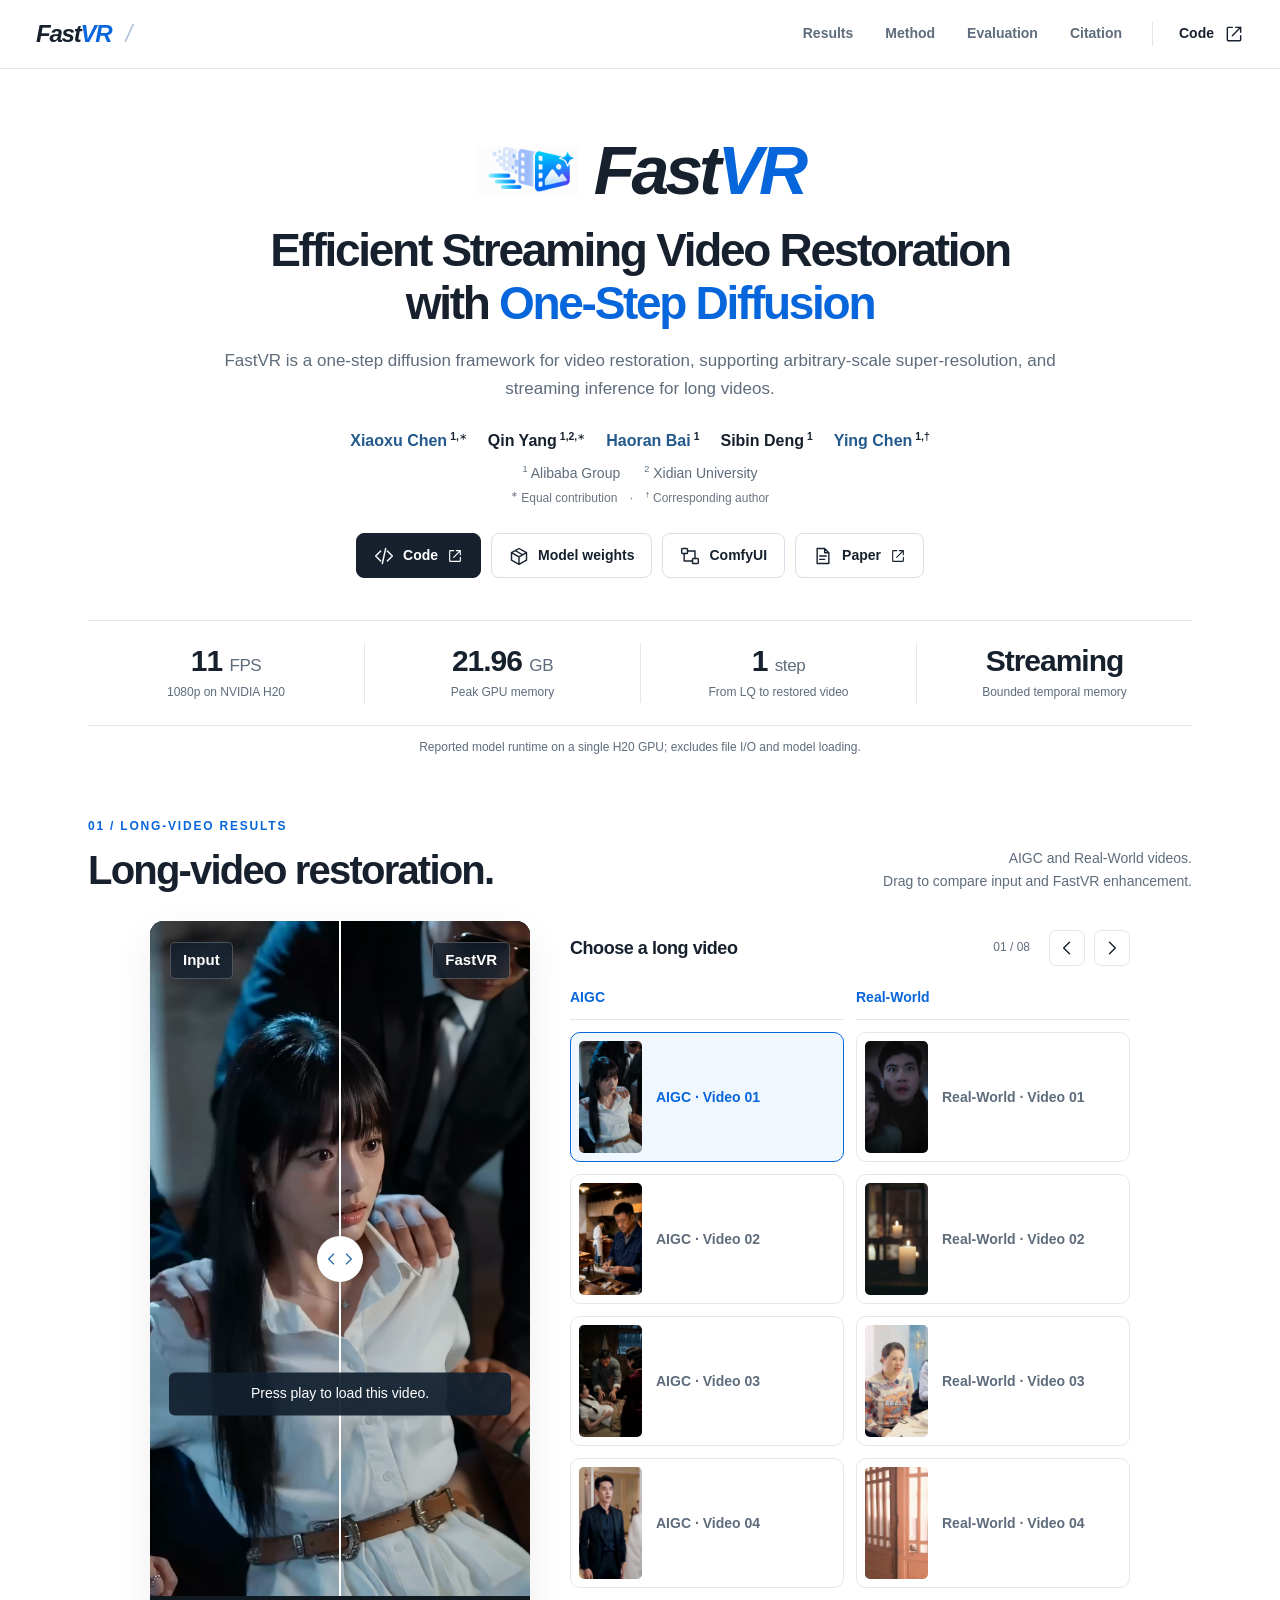
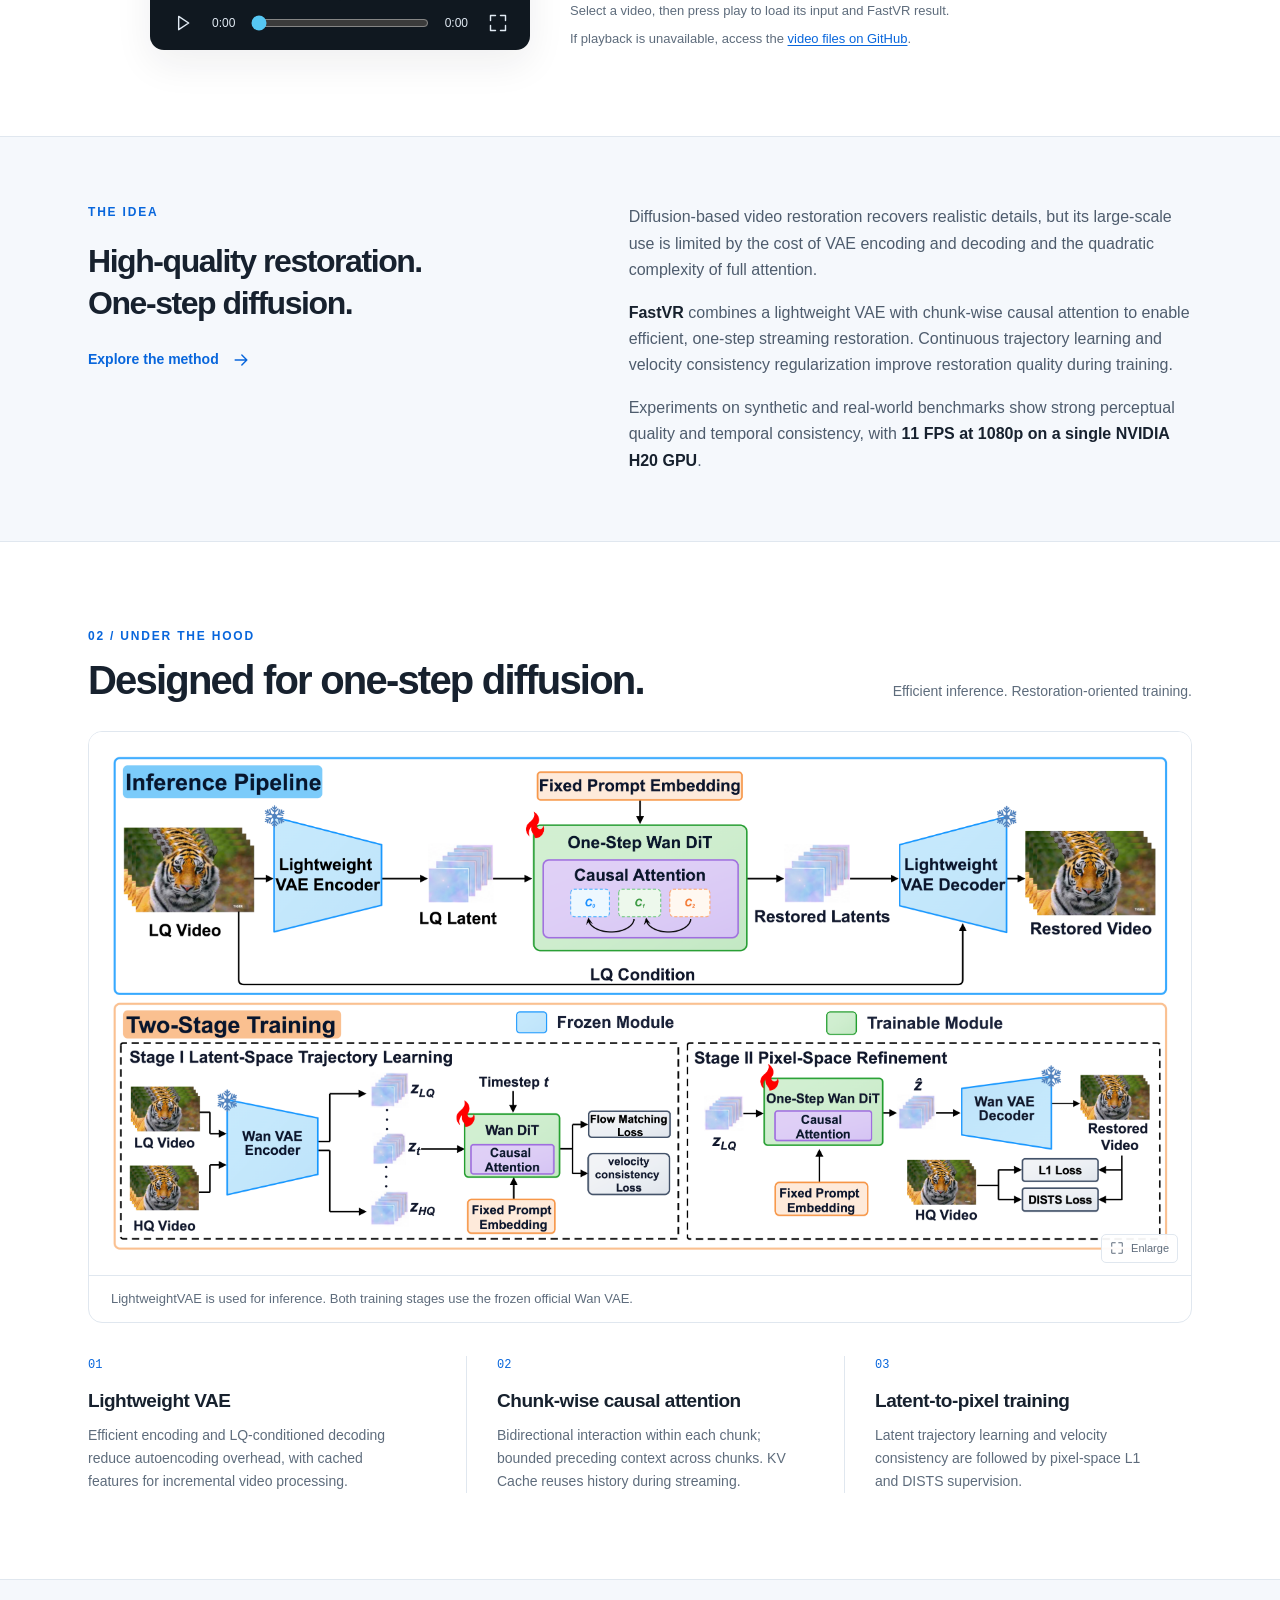
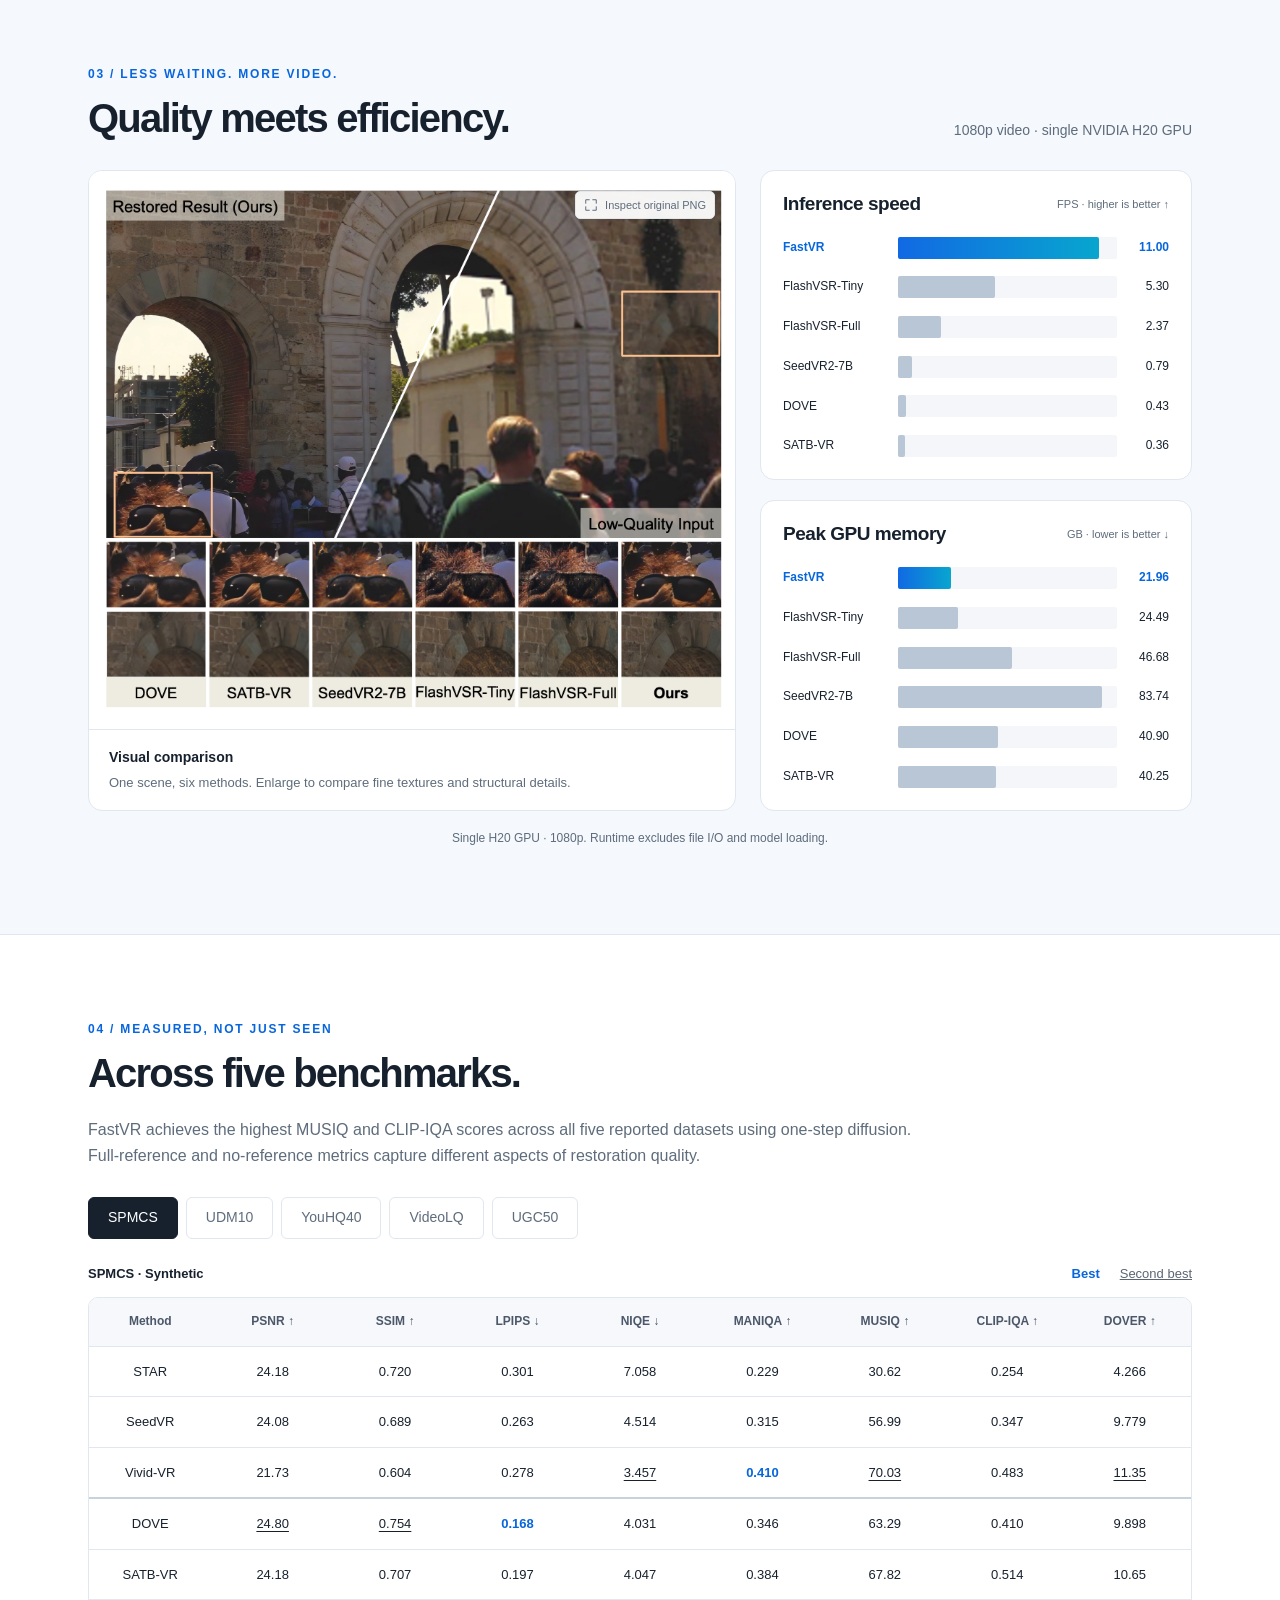
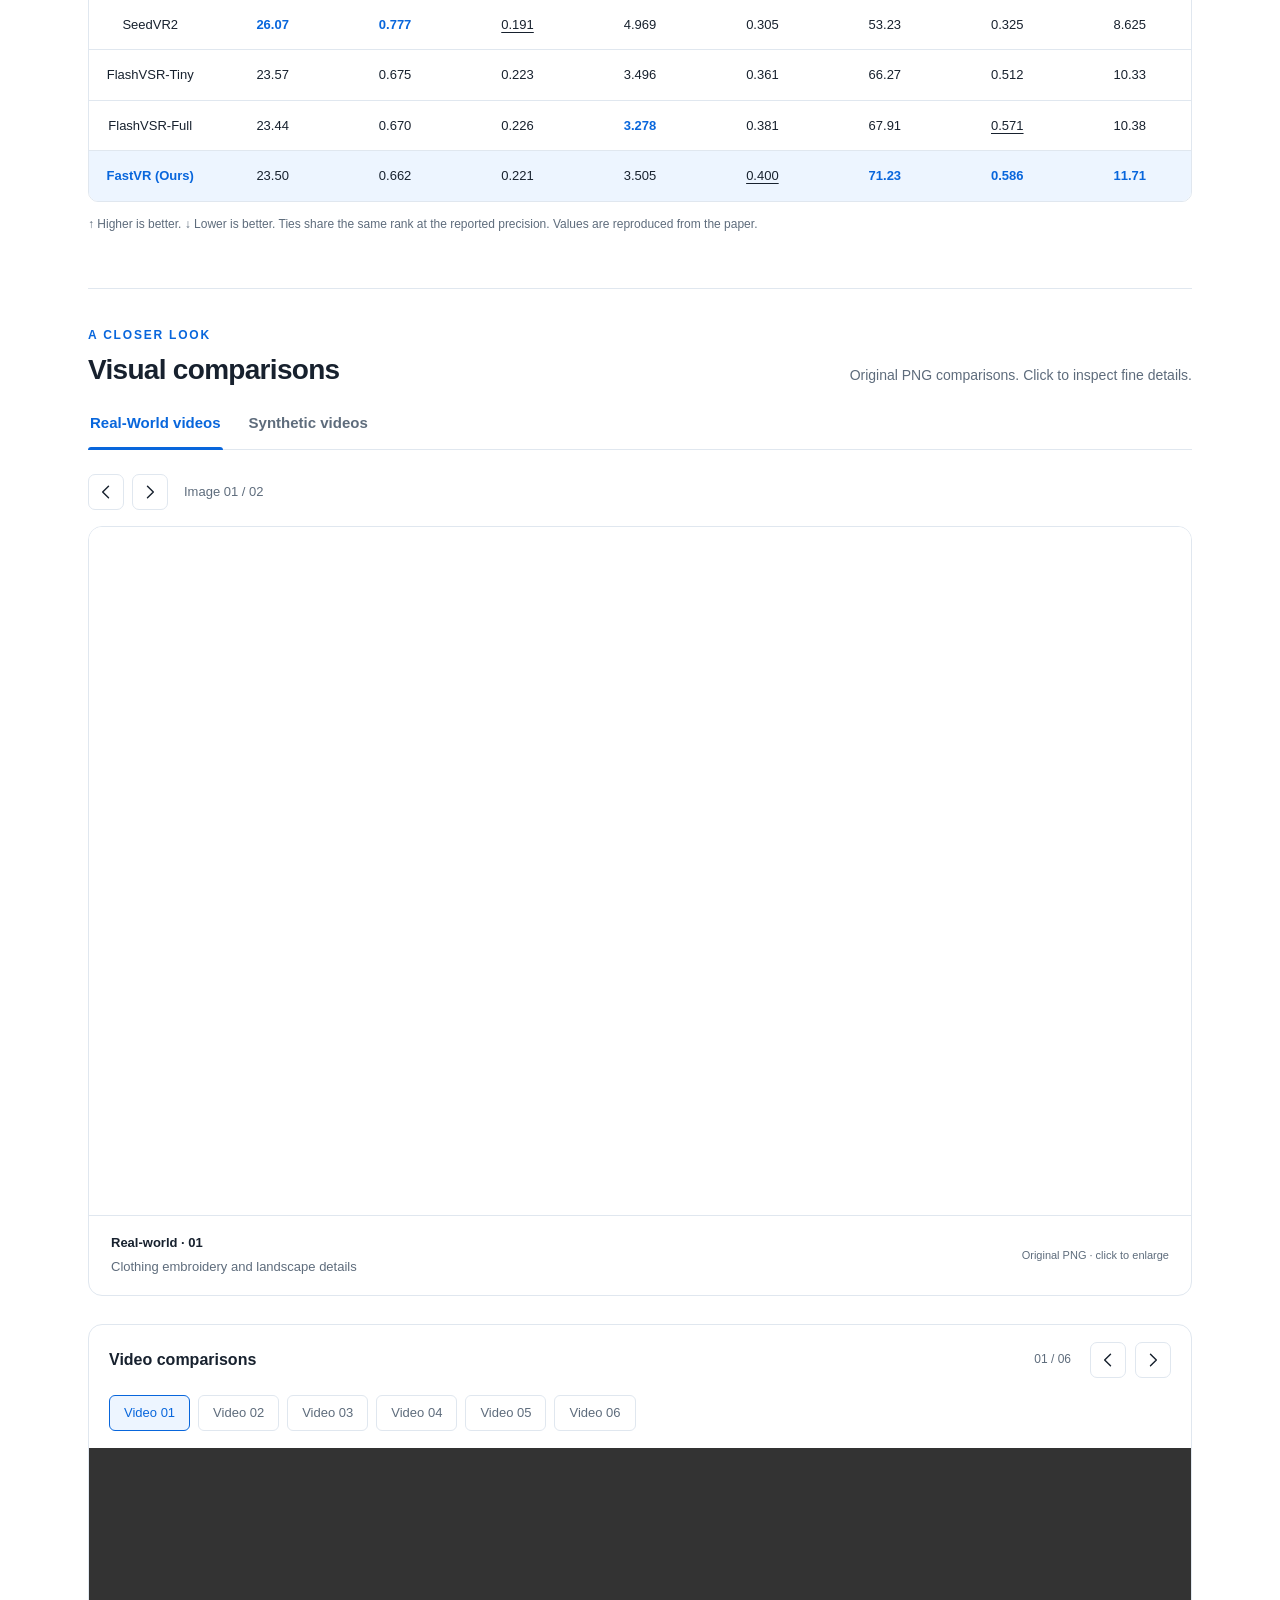
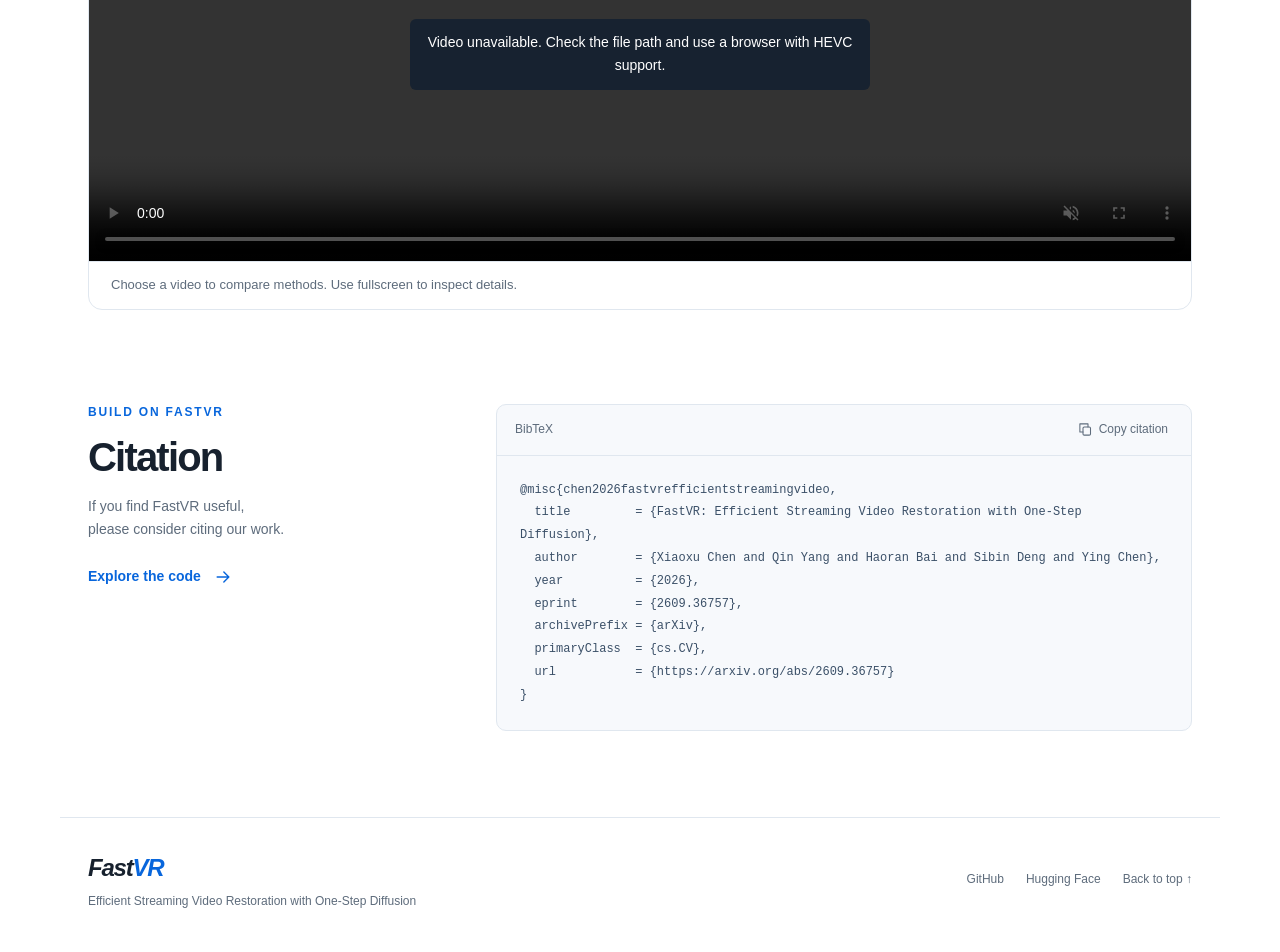
<file: projects/fastvr/index.html>
<!doctype html>
<html lang="en">
<head>
  <meta charset="utf-8">
  <meta name="viewport" content="width=device-width, initial-scale=1">
  <meta name="theme-color" content="#ffffff">
  <meta name="description" content="FastVR: Efficient Streaming Video Restoration with One-Step Diffusion. One-step enhancement and super-resolution with bounded-memory streaming inference.">
  <meta property="og:title" content="FastVR — Efficient Streaming Video Restoration">
  <meta property="og:description" content="One-step diffusion. Lightweight VAE. Streaming video restoration.">
  <meta property="og:type" content="website">
  <meta property="og:url" content="https://chenxx89.github.io/projects/fastvr/">
  <meta property="og:image" content="https://chenxx89.github.io/projects/fastvr/assets/images/logo.png">
  <meta property="og:image:type" content="image/png">
  <meta property="og:image:width" content="1073">
  <meta property="og:image:height" content="746">
  <meta property="og:image:alt" content="FastVR logo">
  <meta name="twitter:card" content="summary_large_image">
  <meta name="twitter:image" content="https://chenxx89.github.io/projects/fastvr/assets/images/logo.png">
  <link rel="canonical" href="https://chenxx89.github.io/projects/fastvr/">
  <link rel="icon" type="image/png" href="assets/images/logo.png">
  <link rel="stylesheet" href="styles.css">
  <script defer src="config.js"></script>
  <script defer src="results.js"></script>
  <script defer src="main.js"></script>
  <title>FastVR: Efficient Streaming Video Restoration with One-Step Diffusion</title>
</head>
<body>
  <svg class="icon-library" xmlns="http://www.w3.org/2000/svg" aria-hidden="true">
    <symbol id="i-arrow" viewBox="0 0 24 24"><path d="M5 12h14m-6-6 6 6-6 6"/></symbol>
    <symbol id="i-external" viewBox="0 0 24 24"><path d="M14 4h6v6m0-6L10 14M10 4H5a1 1 0 0 0-1 1v14a1 1 0 0 0 1 1h14a1 1 0 0 0 1-1v-5"/></symbol>
    <symbol id="i-code" viewBox="0 0 24 24"><path d="m8 6-6 6 6 6m8-12 6 6-6 6M14 3l-4 18"/></symbol>
    <symbol id="i-paper" viewBox="0 0 24 24"><path d="M14 3H5v18h14V8l-5-5Zm0 0v5h5M8 12h8m-8 4h6"/></symbol>
    <symbol id="i-box" viewBox="0 0 24 24"><path d="m12 3 9 5v9l-9 5-9-5V8l9-5Zm0 10v9M3 8l9 5 9-5M7.5 5.5l9 5"/></symbol>
    <symbol id="i-nodes" viewBox="0 0 24 24"><rect x="2" y="3" width="7" height="6" rx="1"/><rect x="15" y="15" width="7" height="6" rx="1"/><path d="M5 9v9h10M9 6h9v9"/></symbol>
    <symbol id="i-copy" viewBox="0 0 24 24"><rect x="8" y="8" width="12" height="13" rx="2"/><path d="M16 8V3H3v13h5"/></symbol>
    <symbol id="i-play" viewBox="0 0 24 24"><path d="m8 4 12 8-12 8Z"/></symbol>
    <symbol id="i-pause" viewBox="0 0 24 24"><path d="M8 4v16M16 4v16"/></symbol>
    <symbol id="i-expand" viewBox="0 0 24 24"><path d="M9 3H3v6m12-6h6v6M3 15v6h6m12-6v6h-6"/></symbol>
    <symbol id="i-chevron" viewBox="0 0 24 24"><path d="m9 5 7 7-7 7"/></symbol>
    <symbol id="i-close" viewBox="0 0 24 24"><path d="m6 6 12 12M6 18 18 6"/></symbol>
  </svg>

  <a class="skip-link" href="#main">Skip to content</a>
  <header class="site-header">
    <div class="nav-shell">
      <a class="wordmark" href="#top" aria-label="FastVR home">Fast<span>VR</span><span class="wordmark-slash" aria-hidden="true">/</span></a>
      <nav aria-label="Main navigation">
        <a href="#results">Results</a><a href="#method">Method</a><a href="#evaluation">Evaluation</a><a href="#citation">Citation</a>
      </nav>
      <a class="nav-code" href="https://github.com/chenxx89/FastVR" target="_blank" rel="noopener noreferrer">Code <svg class="icon"><use href="#i-external"/></svg></a>
    </div>
  </header>

  <main id="main">
    <section class="hero container" id="top" aria-labelledby="hero-title">
      <div class="hero-brand"><span class="hero-mark"><img src="assets/images/logo.png" alt="" width="1073" height="746"></span><span>Fast<span class="blue">VR</span></span></div>
      <h1 id="hero-title">Efficient Streaming Video Restoration<br>with <span class="blue">One-Step Diffusion</span></h1>
      <p class="hero-description">FastVR is a one-step diffusion framework for video restoration, supporting arbitrary-scale super-resolution, and streaming inference for long videos.</p>
      <div class="authors">
        <span><a href="https://scholar.google.com/citations?user=-jJkyWsAAAAJ&amp;hl=zh-CN" target="_blank" rel="noopener noreferrer">Xiaoxu Chen</a><sup>1,∗</sup></span>
        <span>Qin Yang<sup>1,2,∗</sup></span>
        <span><a href="https://csbhr.github.io/" target="_blank" rel="noopener noreferrer">Haoran Bai</a><sup>1</sup></span>
        <span>Sibin Deng<sup>1</sup></span>
        <span><a href="https://scholar.google.com/citations?user=NpTmcKEAAAAJ&amp;hl=en" target="_blank" rel="noopener noreferrer">Ying Chen</a><sup>1,†</sup></span>
      </div>
      <p class="affiliations"><span><sup>1</sup> Alibaba Group</span><span><sup>2</sup> Xidian University</span></p>
      <p class="author-notes"><sup>∗</sup> Equal contribution <span>·</span> <sup>†</sup> Corresponding author</p>
      <div class="resource-links">
        <a class="button primary" href="https://github.com/chenxx89/FastVR" target="_blank" rel="noopener noreferrer"><svg class="icon"><use href="#i-code"/></svg> Code <svg class="icon small"><use href="#i-external"/></svg></a>
        <a class="button" href="https://huggingface.co/chenxx89/FastVR" target="_blank" rel="noopener noreferrer"><svg class="icon"><use href="#i-box"/></svg> Model weights</a>
        <a class="button" href="https://github.com/chenxx89/FastVR#-comfyui" target="_blank" rel="noopener noreferrer"><svg class="icon"><use href="#i-nodes"/></svg> ComfyUI</a>
        <a class="button" id="paper-link" href="https://arxiv.org/abs/2609.36757" target="_blank" rel="noopener noreferrer"><svg class="icon"><use href="#i-paper"/></svg> Paper <svg class="icon small"><use href="#i-external"/></svg></a>
      </div>
      <div class="hero-stats" aria-label="FastVR at a glance">
        <div><strong>11 <span>FPS</span></strong><span>1080p on NVIDIA H20</span></div>
        <div><strong>21.96 <span>GB</span></strong><span>Peak GPU memory</span></div>
        <div><strong>1 <span>step</span></strong><span>From LQ to restored video</span></div>
        <div><strong>Streaming</strong><span>Bounded temporal memory</span></div>
      </div>
      <p class="benchmark-note">Reported model runtime on a single H20 GPU; excludes file I/O and model loading.</p>
    </section>

    <section class="container section results-section" id="results" aria-labelledby="results-title">
      <div class="section-heading"><div><p class="eyebrow">01 / LONG-VIDEO RESULTS</p><h2 id="results-title">Long-video restoration.</h2></div><p>AIGC and Real-World videos.<br>Drag to compare input and FastVR enhancement.</p></div>
      <div class="long-video-layout">
      <div class="comparison" id="comparison" role="group" aria-label="Synchronized input and FastVR long-video comparison">
        <div class="video-stage" id="video-stage">
          <video id="video-hq" playsinline preload="none" poster="assets/images/long-videos/aigc-001-ours.png" aria-label="FastVR enhanced video (ours)"></video>
          <video id="video-lq" muted playsinline preload="none" poster="assets/images/long-videos/aigc-001-input.png" aria-label="Original input video"></video>
          <div class="video-label left">Input</div><div class="video-label right">FastVR</div>
          <div class="comparison-divider" aria-hidden="true"><span><svg class="icon flipped"><use href="#i-chevron"/></svg><svg class="icon"><use href="#i-chevron"/></svg></span></div>
          <input class="compare-slider" id="compare-slider" type="range" min="0" max="100" value="50" aria-label="LQ and HQ comparison divider" aria-valuetext="50% LQ, 50% HQ">
          <p class="player-message" id="player-message" role="status" hidden></p>
        </div>
        <div class="player-controls">
          <button class="icon-button" id="play-toggle" aria-label="Play comparison"><svg class="icon"><use href="#i-play"/></svg></button>
          <span class="player-time" id="current-time">0:00</span>
          <input id="seek-slider" type="range" min="0" max="1000" value="0" aria-label="Video playback position">
          <span class="player-time" id="duration">0:00</span>
          <span class="control-divider"></span><span class="sync-label">SYNCED PLAYBACK</span>
          <button class="icon-button" id="fullscreen-toggle" aria-label="Enter fullscreen"><svg class="icon"><use href="#i-expand"/></svg></button>
        </div>
      </div>
      <div class="long-video-picker">
        <div class="gallery-controls">
          <h3>Choose a long video</h3>
          <div class="gallery-pagination"><span id="demo-count">01 / 08</span><button class="outline-icon" id="previous-demo" aria-label="Previous example"><svg class="icon flipped"><use href="#i-chevron"/></svg></button><button class="outline-icon" id="next-demo" aria-label="Next example"><svg class="icon"><use href="#i-chevron"/></svg></button></div>
        </div>
        <div class="demo-buttons" id="demo-buttons">
          <div class="demo-category" role="group" aria-labelledby="aigc-videos-label">
            <h4 class="demo-category-title" id="aigc-videos-label">AIGC</h4>
            <div class="demo-list" data-demo-category="AIGC"></div>
          </div>
          <div class="demo-category" role="group" aria-labelledby="real-videos-label">
            <h4 class="demo-category-title" id="real-videos-label">Real-World</h4>
            <div class="demo-list" data-demo-category="Real-World"></div>
          </div>
        </div>
        <div class="video-notes">
          <p class="media-note">Select a video, then press play to load its input and FastVR result.</p>
          <p class="media-note">If playback is unavailable, access the <a href="https://github.com/chenxx89/chenxx89.github.io/tree/main/projects/fastvr/assets/long-videos" target="_blank" rel="noopener noreferrer">video files on GitHub</a>.</p>
        </div>
      </div>
      </div>
      <noscript><p>Enable JavaScript for synchronized playback, comparison controls, and the interactive results table.</p></noscript>
    </section>

    <section class="abstract-section" id="abstract" aria-labelledby="abstract-title">
      <div class="container abstract-layout"><div><p class="eyebrow">THE IDEA</p><h2 id="abstract-title">High-quality restoration.<br>One-step diffusion.</h2><a class="text-link" href="#method">Explore the method <svg class="icon"><use href="#i-arrow"/></svg></a></div>
        <div class="abstract-text"><p>Diffusion-based video restoration recovers realistic details, but its large-scale use is limited by the cost of VAE encoding and decoding and the quadratic complexity of full attention.</p><p><strong>FastVR</strong> combines a lightweight VAE with chunk-wise causal attention to enable efficient, one-step streaming restoration. Continuous trajectory learning and velocity consistency regularization improve restoration quality during training.</p><p>Experiments on synthetic and real-world benchmarks show strong perceptual quality and temporal consistency, with <strong>11 FPS at 1080p on a single NVIDIA H20 GPU</strong>.</p></div>
      </div>
    </section>

    <section class="container section" id="method" aria-labelledby="method-title">
      <div class="section-heading"><div><p class="eyebrow">02 / UNDER THE HOOD</p><h2 id="method-title">Designed for one-step diffusion.</h2></div><p>Efficient inference. Restoration-oriented training.</p></div>
      <figure class="figure-panel"><button class="figure-button" data-figure="assets/images/overview.png" data-caption="FastVR inference and two-stage training overview" aria-label="Enlarge the FastVR method diagram"><img src="assets/images/overview.png" width="6343" height="2988" loading="lazy" alt="FastVR inference uses LightweightVAE, a one-step Wan DiT and chunk-wise causal attention. Two-stage DiT training uses the frozen official Wan VAE."><span class="enlarge-hint"><svg class="icon"><use href="#i-expand"/></svg> Enlarge</span></button><figcaption>LightweightVAE is used for inference. Both training stages use the frozen official Wan VAE.</figcaption></figure>
      <div class="method-notes">
        <article><span class="note-number">01</span><h3>Lightweight VAE</h3><p>Efficient encoding and LQ-conditioned decoding reduce autoencoding overhead, with cached features for incremental video processing.</p></article>
        <article><span class="note-number">02</span><h3>Chunk-wise causal attention</h3><p>Bidirectional interaction within each chunk; bounded preceding context across chunks. KV Cache reuses history during streaming.</p></article>
        <article><span class="note-number">03</span><h3>Latent-to-pixel training</h3><p>Latent trajectory learning and velocity consistency are followed by pixel-space L1 and DISTS supervision.</p></article>
      </div>
    </section>

    <section class="efficiency-section" id="efficiency" aria-labelledby="efficiency-title">
      <div class="container section"><div class="section-heading"><div><p class="eyebrow">03 / LESS WAITING. MORE VIDEO.</p><h2 id="efficiency-title">Quality meets efficiency.</h2></div><p>1080p video · single NVIDIA H20 GPU</p></div>
        <div class="efficiency-layout">
          <figure class="figure-panel quality-panel">
            <button class="figure-button" data-figure="assets/images/teaser.png" data-caption="Visual comparison of restoration results and fine details" aria-label="Enlarge the visual comparison">
              <img src="assets/images/teaser.png" width="1720" height="1479" loading="lazy" decoding="async" alt="A diagonally split low-quality input and FastVR result, with enlarged detail comparisons for DOVE, SATB-VR, SeedVR2-7B, FlashVSR-Tiny, FlashVSR-Full, and FastVR.">
              <span class="enlarge-hint"><svg class="icon"><use href="#i-expand"/></svg> Inspect original PNG</span>
            </button>
            <figcaption><strong>Visual comparison</strong>One scene, six methods. Enlarge to compare fine textures and structural details.</figcaption>
          </figure>
          <div class="efficiency-charts">
            <figure class="chart-panel">
              <div class="chart-title"><h3>Inference speed</h3><span>FPS · higher is better ↑</span></div>
              <div id="speed-chart" class="bar-chart" role="img" aria-label="Inference speed comparison in frames per second"></div>
            </figure>
            <figure class="chart-panel">
              <div class="chart-title"><h3>Peak GPU memory</h3><span>GB · lower is better ↓</span></div>
              <div id="memory-chart" class="bar-chart" role="img" aria-label="Peak GPU memory comparison in gigabytes"></div>
            </figure>
          </div>
        </div>
        <p class="benchmark-note">Single H20 GPU · 1080p. Runtime excludes file I/O and model loading.</p>
      </div>
    </section>

    <section class="container section" id="evaluation" aria-labelledby="evaluation-title">
      <div class="section-heading"><div><p class="eyebrow">04 / MEASURED, NOT JUST SEEN</p><h2 id="evaluation-title">Across five benchmarks.</h2></div></div>
      <p class="section-intro">FastVR achieves the highest MUSIQ and CLIP-IQA scores across all five reported datasets using one-step diffusion. Full-reference and no-reference metrics capture different aspects of restoration quality.</p>
      <div class="dataset-buttons" id="dataset-buttons" aria-label="Choose a benchmark dataset"></div>
      <div class="table-caption"><span id="dataset-caption">SPMCS · Synthetic</span><span><b class="best-key">Best</b><b class="second-key">Second best</b></span></div>
      <div class="table-scroll" tabindex="0" role="region" aria-label="Quantitative results, scroll horizontally on small screens"><table id="results-table"><caption class="sr-only">Quantitative comparison on SPMCS</caption><thead></thead><tbody></tbody></table></div>
      <p class="table-note">↑ Higher is better. ↓ Lower is better. Ties share the same rank at the reported precision. Values are reproduced from the paper.</p>

      <section class="qualitative-section" id="qualitative" aria-labelledby="qualitative-title">
        <div class="qualitative-heading">
          <div><p class="eyebrow">A CLOSER LOOK</p><h3 id="qualitative-title">Visual comparisons</h3></div>
          <p>Original PNG comparisons. Click to inspect fine details.</p>
        </div>
        <div class="visual-tabs" role="tablist" aria-label="Visual comparison category">
          <button id="tab-real-world" role="tab" aria-selected="true" aria-controls="visual-real-world" tabindex="0">Real-World videos</button>
          <button id="tab-synthetic" role="tab" aria-selected="false" aria-controls="visual-synthetic" tabindex="-1">Synthetic videos</button>
        </div>

        <div id="visual-real-world" role="tabpanel" aria-labelledby="tab-real-world" tabindex="0">
          <div class="paper-gallery" data-figure-gallery="real-world" role="group" aria-label="Real-World image comparisons">
            <div class="figure-gallery-controls">
              <div class="figure-gallery-nav">
                <button class="outline-icon previous-figure" aria-label="Previous real-world comparison"><svg class="icon flipped"><use href="#i-chevron"/></svg></button>
                <button class="outline-icon next-figure" aria-label="Next real-world comparison"><svg class="icon"><use href="#i-chevron"/></svg></button>
              </div>
              <span class="figure-gallery-count" aria-live="polite" aria-atomic="true">Image 01 / 02</span>
            </div>
            <figure class="figure-panel paper-figure">
              <button class="figure-button" data-figure="assets/images/real-world_1.png" data-caption="Real-world comparisons 01: clothing embroidery and landscape details" aria-label="Enlarge real-world comparisons 01">
                <img src="assets/images/real-world_1.png" width="4640" height="2831" loading="lazy" decoding="async" alt="Clothing embroidery and landscape details, comparing the input and enlarged results from different restoration methods.">
              </button>
              <figcaption><span><strong>Real-world · 01</strong>Clothing embroidery and landscape details</span><span class="figure-format">Original PNG · click to enlarge</span></figcaption>
            </figure>
            <figure class="figure-panel paper-figure" hidden>
              <button class="figure-button" data-figure="assets/images/real-world_2.png" data-caption="Real-world comparisons 02: portraits and horse bridles" aria-label="Enlarge real-world comparisons 02">
                <img src="assets/images/real-world_2.png" width="4645" height="2833" loading="lazy" decoding="async" alt="Portraits and horse bridles, comparing the input and enlarged results from different restoration methods.">
              </button>
              <figcaption><span><strong>Real-world · 02</strong>Portraits and horse bridles</span><span class="figure-format">Original PNG · click to enlarge</span></figcaption>
            </figure>
          </div>
        </div>

        <div id="visual-synthetic" role="tabpanel" aria-labelledby="tab-synthetic" tabindex="0" hidden>
          <div class="paper-gallery" data-figure-gallery="synthetic" role="group" aria-label="Synthetic image comparisons">
            <div class="figure-gallery-controls">
              <div class="figure-gallery-nav">
                <button class="outline-icon previous-figure" aria-label="Previous synthetic comparison"><svg class="icon flipped"><use href="#i-chevron"/></svg></button>
                <button class="outline-icon next-figure" aria-label="Next synthetic comparison"><svg class="icon"><use href="#i-chevron"/></svg></button>
              </div>
              <span class="figure-gallery-count" aria-live="polite" aria-atomic="true">Image 01 / 02</span>
            </div>
            <figure class="figure-panel paper-figure">
              <button class="figure-button" data-figure="assets/images/synthetic_1.png" data-caption="Synthetic comparisons 01: parrot feathers and illustrated patterns" aria-label="Enlarge synthetic comparisons 01">
                <img src="assets/images/synthetic_1.png" width="4637" height="2839" loading="lazy" decoding="async" alt="Parrot feathers and illustrated patterns, comparing the input and enlarged results from different restoration methods.">
              </button>
              <figcaption><span><strong>Synthetic · 01</strong>Parrot feathers and illustrated patterns</span><span class="figure-format">Original PNG · click to enlarge</span></figcaption>
            </figure>
            <figure class="figure-panel paper-figure" hidden>
              <button class="figure-button" data-figure="assets/images/synthetic_2.png" data-caption="Synthetic comparisons 02: puppy fur and knitted fabric" aria-label="Enlarge synthetic comparisons 02">
                <img src="assets/images/synthetic_2.png" width="4643" height="2841" loading="lazy" decoding="async" alt="Puppy fur and knitted fabric, comparing the input and enlarged results from different restoration methods.">
              </button>
              <figcaption><span><strong>Synthetic · 02</strong>Puppy fur and knitted fabric</span><span class="figure-format">Original PNG · click to enlarge</span></figcaption>
            </figure>
          </div>
        </div>

        <figure class="stitched-video-card" id="comparison-video">
          <div class="stitched-video-heading">
            <h4>Video comparisons</h4>
            <div class="gallery-pagination">
              <span id="comparison-clip-count" aria-live="polite" aria-atomic="true">01 / 06</span>
              <button class="outline-icon" id="previous-comparison-clip" aria-label="Previous comparison video"><svg class="icon flipped"><use href="#i-chevron"/></svg></button>
              <button class="outline-icon" id="next-comparison-clip" aria-label="Next comparison video"><svg class="icon"><use href="#i-chevron"/></svg></button>
            </div>
          </div>
          <div class="comparison-clip-buttons" id="comparison-clip-buttons" role="group" aria-label="Choose a comparison video"></div>
          <div class="stitched-video-frame">
            <video id="comparison-clip-video" controls muted playsinline loop preload="none" aria-label="Comparison 01"></video>
            <p class="stitched-error" role="status" hidden></p>
          </div>
          <figcaption>Choose a video to compare methods. Use fullscreen to inspect details.</figcaption>
        </figure>
      </section>
    </section>

    <section class="container citation-section section" id="citation" aria-labelledby="citation-title">
      <div class="citation-intro"><p class="eyebrow">BUILD ON FASTVR</p><h2 id="citation-title">Citation</h2><p>If you find FastVR useful,<br>please consider citing our work.</p><a class="text-link" href="https://github.com/chenxx89/FastVR" target="_blank" rel="noopener noreferrer">Explore the code <svg class="icon"><use href="#i-arrow"/></svg></a></div>
      <div class="code-panel"><div class="code-header"><span>BibTeX</span><button id="copy-citation"><svg class="icon"><use href="#i-copy"/></svg><span>Copy citation</span></button></div><pre><code id="bibtex">@misc{chen2026fastvrefficientstreamingvideo,
  title         = {FastVR: Efficient Streaming Video Restoration with One-Step Diffusion},
  author        = {Xiaoxu Chen and Qin Yang and Haoran Bai and Sibin Deng and Ying Chen},
  year          = {2026},
  eprint        = {2609.36757},
  archivePrefix = {arXiv},
  primaryClass  = {cs.CV},
  url           = {https://arxiv.org/abs/2609.36757}
}</code></pre><p id="copy-status" class="sr-only" role="status"></p></div>
    </section>
  </main>

  <footer class="site-footer container"><div><a class="wordmark" href="#top">Fast<span>VR</span></a><p>Efficient Streaming Video Restoration with One-Step Diffusion</p></div><div class="footer-links"><a href="https://github.com/chenxx89/FastVR" target="_blank" rel="noopener noreferrer">GitHub</a><a href="https://huggingface.co/chenxx89/FastVR" target="_blank" rel="noopener noreferrer">Hugging Face</a><a href="#top">Back to top ↑</a></div></footer>

  <dialog id="figure-dialog" aria-labelledby="figure-dialog-title">
    <div class="dialog-header">
      <p id="figure-dialog-title"></p>
      <div class="dialog-controls">
        <button class="figure-size-toggle" id="figure-size-toggle" aria-pressed="false" aria-label="View at original image size">100%</button>
        <button class="outline-icon" id="close-figure" aria-label="Close enlarged figure"><svg class="icon"><use href="#i-close"/></svg></button>
      </div>
    </div>
    <div class="dialog-image-wrap" id="figure-viewport" tabindex="0" role="region" aria-label="Enlarged figure, scroll to inspect details"><img id="enlarged-figure" alt=""></div>
    <p class="dialog-hint">Toggle 100% to inspect the original pixels. Scroll to explore; Esc to close.</p>
  </dialog>
</body>
</html>
</file>
<file: projects/fastvr/styles.css>
:root { color-scheme: light; --ink:#17212e; --muted:#5e6c7c; --blue:#0866dc; --cyan:#00a6c8; --line:#e0e7ef; --soft:#f5f8fc; --radius:14px; }
* { box-sizing:border-box; }
html { scroll-behavior:smooth; scroll-padding-top:94px; }
body { margin:0; background:#fff; color:var(--ink); font-family:Inter,-apple-system,BlinkMacSystemFont,"Segoe UI",sans-serif; font-size:16px; line-height:1.65; -webkit-font-smoothing:antialiased; }
button,input { font:inherit; }
button,a,input { -webkit-tap-highlight-color:transparent; }
button { cursor:pointer; }
button:disabled { cursor:default; }
a { color:inherit; text-decoration:none; }
a:hover { color:var(--blue); }
button,a,input { touch-action:manipulation; }
:focus-visible { outline:3px solid #1686fa; outline-offset:5px; }
img { max-width:100%; height:auto; display:block; }
h1,h2,h3,p,figure { margin:0; }
h1,h2,h3 { line-height:1.16; letter-spacing:-.045em; }
h2 { font-size:clamp(30px,3.2vw,40px); font-weight:650; }
h3 { font-size:19px; letter-spacing:-.025em; }
sup { font-size:.65em; vertical-align:super; }
.container { max-width:1160px; padding-inline:28px; margin-inline:auto; }
.section { padding-block:86px; }
.icon-library { position:absolute; width:0; height:0; overflow:hidden; }
.icon { width:20px; height:20px; fill:none; stroke:currentColor; stroke-width:1.7; stroke-linecap:round; stroke-linejoin:round; flex-shrink:0; vertical-align:middle; }
.icon.small { width:16px; height:16px; }
.flipped { transform:rotate(180deg); }
.sr-only { position:absolute; width:1px; height:1px; padding:0; margin:-1px; overflow:hidden; clip:rect(0,0,0,0); white-space:nowrap; border:0; }
.skip-link { position:fixed; top:-60px; left:16px; z-index:100; background:white; padding:8px 16px; }
.skip-link:focus { top:12px; }
.site-header { position:sticky; top:0; z-index:30; background:rgb(255 255 255 / 95%); backdrop-filter:blur(16px); border-bottom:1px solid var(--line); }
.nav-shell { max-width:1336px; margin:auto; padding:0 36px; height:68px; display:flex; align-items:center; justify-content:space-between; gap:30px; }
.wordmark { font-weight:850; font-size:24px; font-style:italic; letter-spacing:-1.2px; }
.wordmark>span:not(.wordmark-slash) { color:var(--blue); }
.wordmark-slash { color:#b2c3d7; display:inline-block; margin-left:14px; font-weight:400; }
nav { display:flex; gap:32px; margin-left:auto; }
nav a,.nav-code { font-size:14px; font-weight:550; }
nav a { color:var(--muted); }
nav a[aria-current] { color:var(--blue); }
.nav-code { display:flex; align-items:center; gap:10px; border-left:1px solid var(--line); padding-left:26px; }
.hero { text-align:center; padding-top:46px; }
.eyebrow { display:flex; align-items:center; gap:10px; color:var(--blue); font-size:12px; font-weight:700; letter-spacing:.15em; line-height:1.4; }
.hero-brand { display:flex; align-items:center; justify-content:center; gap:16px; margin:15px 0 12px; }
.hero-mark { width:102px; height:50px; overflow:hidden; flex-shrink:0; }
.hero-mark img { width:102px; mix-blend-mode:multiply; }
.hero-brand>span:not(.hero-mark) { font-size:68px; font-weight:850; font-style:italic; letter-spacing:-4px; line-height:1.2; }
.blue { color:var(--blue); }
h1 { font-size:clamp(32px,3.65vw,46px); font-weight:650; letter-spacing:-.05em; }
.hero-description { max-width:850px; margin:17px auto 0; color:var(--muted); font-size:17px; }
.authors { display:flex; flex-wrap:wrap; gap:8px 21px; justify-content:center; margin-top:25px; font-weight:550; font-size:16px; }
.authors a { color:#23598c; }
.authors a:hover { text-decoration:underline; }
.authors sup { margin-left:3px; }
.affiliations { display:flex; gap:24px; justify-content:center; color:var(--muted); font-size:14px; margin-top:7px; }
.author-notes { color:#6b7483; font-size:12px; margin-top:4px; }
.author-notes>span { margin-inline:9px; }
.resource-links { display:flex; flex-wrap:wrap; gap:10px; justify-content:center; margin-top:24px; }
.button { display:inline-flex; justify-content:center; align-items:center; gap:9px; padding:10px 17px; border:1px solid #d8e0e9; border-radius:8px; font-size:14px; font-weight:600; background:white; transition:background .2s, transform .2s; }
.button:hover { background:var(--soft); transform:translateY(-2px); }
.button.primary { background:var(--ink); border-color:var(--ink); color:#fff; }
.button.primary:hover { background:#263e5c; }
.hero-stats { display:grid; grid-template-columns:repeat(4,1fr); margin-top:42px; border-block:1px solid var(--line); padding-block:22px; }
.hero-stats>div { display:flex; flex-direction:column; justify-content:center; gap:4px; }
.hero-stats>div+div { border-left:1px solid var(--line); }
.hero-stats strong { font-size:30px; line-height:1.2; font-weight:650; letter-spacing:-1px; }
.hero-stats strong span { font-size:17px; font-weight:500; letter-spacing:-.4px; color:var(--muted); }
.hero-stats>div>span { font-size:12px; color:var(--muted); }
.benchmark-note { font-size:12px; color:var(--muted); text-align:center; margin-top:12px; }
.results-section { padding-top:60px; }
.section-heading { display:flex; justify-content:space-between; align-items:flex-end; gap:35px; margin-bottom:28px; }
.section-heading .eyebrow { margin-bottom:12px; }
.section-heading>p { color:var(--muted); font-size:14px; max-width:305px; text-align:right; }
#method .section-heading, #results .section-heading { flex-wrap:wrap; row-gap:12px; }
#method .section-heading>p, #results .section-heading>p { max-width:none; flex-shrink:0; white-space:nowrap; }
.long-video-layout { display:grid; grid-template-columns:minmax(0,380px) minmax(0,1fr); gap:40px; max-width:980px; margin-inline:auto; align-items:end; }
.long-video-picker { padding-top:4px; min-width:0; align-self:end; display:flex; flex-direction:column; }
.video-notes { margin-top:12px; }
.media-note { color:var(--muted); font-size:13px; line-height:1.7; max-width:420px; }
.media-note + .media-note { margin-top:6px; }
.media-note a { color:var(--blue); text-decoration:underline; text-underline-offset:2px; }
.long-video-layout .sync-label,.long-video-layout .control-divider { display:none; }
.comparison { background:#101820; border-radius:var(--radius); overflow:hidden; box-shadow:0 14px 38px #17212e12; }
.video-stage { position:relative; aspect-ratio:9/16; --split:50%; background:#15212f; }
.video-stage video { position:absolute; inset:0; width:100%; height:100%; object-fit:contain; }
#video-lq { clip-path:inset(0 calc(100% - var(--split)) 0 0); }
.video-label { position:absolute; top:21px; z-index:3; display:flex; gap:8px; align-items:center; padding:5px 12px; color:#fff; border:1px solid #ffffff38; background:#132130b8; backdrop-filter:blur(12px); border-radius:5px; font-size:15px; font-weight:600; pointer-events:none; }
.video-label.left { left:20px; }
.video-label.right { right:20px; }
.comparison-divider { position:absolute; top:0; bottom:0; left:var(--split); width:2px; transform:translateX(-50%); background:#fff; box-shadow:0 0 8px #0002; pointer-events:none; }
.comparison-divider>span { position:absolute; top:50%; left:50%; transform:translate(-50%,-50%); display:flex; align-items:center; justify-content:center; width:46px; height:46px; background:white; color:#2469aa; border-radius:50%; box-shadow:0 3px 15px #0002; }
.comparison-divider .icon { width:17px; }
.compare-slider { position:absolute; inset:0; width:100%; height:100%; margin:0; opacity:0; cursor:ew-resize; z-index:4; touch-action:pan-y; }
.video-stage:has(.compare-slider:focus-visible) { outline:4px solid #73cfff; outline-offset:-5px; }
.player-message { position:absolute; left:50%; top:70%; width:min(90%,440px); transform:translate(-50%,-50%); margin:0; text-align:center; background:#132130ed; color:#fff; padding:10px 20px; border-radius:6px; font-size:14px; z-index:5; pointer-events:none; }
.player-controls { display:flex; align-items:center; gap:14px; padding:11px 16px; color:#e1eaf3; }
.icon-button { border:0; background:none; color:inherit; padding:4px; min-width:32px; min-height:32px; display:flex; align-items:center; justify-content:center; border-radius:4px; }
.icon-button:hover { background:#ffffff1a; }
.player-time { font-size:12px; font-variant-numeric:tabular-nums; }
#seek-slider { min-width:30px; flex:1; accent-color:#56c7f3; height:20px; cursor:pointer; }
.sync-label { font-size:10px; letter-spacing:.08em; color:#a5b7c8; white-space:nowrap; }
.control-divider { width:1px; height:16px; background:#ffffff26; }
.gallery-controls { display:flex; align-items:center; justify-content:space-between; gap:16px; margin-bottom:20px; }
.gallery-controls h3 { font-size:18px; }
.demo-buttons { display:grid; grid-template-columns:repeat(2,minmax(0,1fr)); gap:12px; flex:1; }
.demo-category { min-width:0; display:flex; flex-direction:column; }
.demo-category-title { font-size:14px; font-weight:650; color:var(--blue); margin:0 0 12px; padding-bottom:10px; border-bottom:1px solid var(--line); }
.demo-list { display:flex; flex-direction:column; gap:12px; flex:1; }
.demo-button { display:flex; align-items:center; gap:14px; border:1px solid var(--line); color:var(--muted); background:#fff; padding:8px; border-radius:10px; font-size:12px; text-align:left; transition:border-color .2s; min-width:0; flex:1; }
.demo-button img { width:63px; height:112px; border-radius:5px; object-fit:cover; flex-shrink:0; }
.demo-label { font-size:14px; font-weight:600; line-height:1.45; }
.demo-button[aria-pressed=true] { color:var(--blue); border-color:var(--blue); background:#f1f7ff; }
.gallery-pagination { display:flex; align-items:center; gap:9px; }
.gallery-pagination>span { font-size:12px; font-variant-numeric:tabular-nums; color:var(--muted); margin-right:10px; }
.outline-icon { background:#fff; border:1px solid var(--line); border-radius:7px; color:var(--ink); display:flex; align-items:center; justify-content:center; min-width:36px; min-height:36px; padding:7px; }
.outline-icon:hover { border-color:var(--blue); color:var(--blue); }
.comparison:fullscreen { display:flex; flex-direction:column; justify-content:center; width:100%; height:100%; border-radius:0; }
.comparison:fullscreen .video-stage { width:100%; flex:1; min-height:0; aspect-ratio:auto; }
.comparison:fullscreen .player-controls { flex-shrink:0; }
.abstract-section { background:var(--soft); border-block:1px solid var(--line); padding-block:67px; }
.abstract-layout { display:grid; grid-template-columns:1fr 1.25fr; gap:90px; }
.abstract-layout .eyebrow { margin-bottom:20px; }
.abstract-layout h2 { font-size:32px; line-height:1.3; }
.text-link { display:inline-flex; align-items:center; gap:12px; color:var(--blue); font-size:14px; font-weight:550; margin-top:24px; }
.abstract-text p { color:#4e5c6d; margin-bottom:16px; }
.abstract-text p:last-child { margin-bottom:0; }
.abstract-text strong { font-weight:600; color:var(--ink); }
.figure-panel { border:1px solid var(--line); border-radius:var(--radius); overflow:hidden; background:#fff; }
.figure-button { display:block; position:relative; width:100%; padding:22px; background:#fff; border:0; cursor:zoom-in; }
.figure-button img { width:100%; }
.enlarge-hint { display:inline-flex; gap:7px; align-items:center; position:absolute; right:13px; bottom:12px; font-size:11px; background:#fffffff0; border:1px solid var(--line); border-radius:5px; padding:4px 8px; color:var(--muted); }
.enlarge-hint .icon { width:14px; height:14px; }
figcaption { padding:13px 22px; font-size:13px; line-height:1.6; color:var(--muted); border-top:1px solid var(--line); }
.method-notes { display:grid; grid-template-columns:repeat(3,1fr); margin-top:33px; gap:30px; }
.method-notes article { padding-right:25px; }
.method-notes article+article { border-left:1px solid var(--line); padding-left:30px; }
.note-number { font-family:ui-monospace,monospace; color:var(--blue); font-size:12px; display:block; margin-bottom:14px; }
.method-notes h3 { margin-bottom:12px; }
.method-notes p { font-size:14px; color:var(--muted); }
.efficiency-section { background:var(--soft); border-block:1px solid var(--line); }
.efficiency-layout { display:grid; grid-template-columns:minmax(0,1.5fr) minmax(350px,1fr); gap:24px; align-items:stretch; }
.quality-panel .figure-button { padding:12px; }
.quality-panel figcaption { padding:16px 20px; }
.quality-panel figcaption strong { display:block; color:var(--ink); font-size:14px; font-weight:600; margin-bottom:4px; }
.quality-panel .enlarge-hint { top:20px; bottom:auto; right:20px; }
.efficiency-charts { display:grid; grid-template-rows:1fr 1fr; gap:20px; }
.chart-panel { display:flex; flex-direction:column; background:#fff; padding:22px; border:1px solid var(--line); border-radius:var(--radius); }
.chart-title { display:flex; align-items:center; justify-content:space-between; margin-bottom:22px; gap:10px; }
.chart-title span { color:var(--muted); font-size:11px; }
.bar-chart { display:flex; flex-direction:column; justify-content:space-between; gap:13px; flex:1; }
.bar-row { display:grid; grid-template-columns:105px minmax(0,1fr) 42px; gap:10px; align-items:center; font-size:12px; }
.bar-track { background:#f4f6f9; border-radius:2px; height:22px; }
.bar { height:100%; width:var(--value); background:#b9c6d6; border-radius:2px; min-width:2px; }
.bar-row.ours { font-weight:700; color:var(--blue); }
.ours .bar { background:linear-gradient(90deg,#1169e3,#08a6cf); }
.bar-value { text-align:right; font-variant-numeric:tabular-nums; }
.efficiency-section .benchmark-note { margin-top:18px; }
.section-intro { color:var(--muted); max-width:850px; margin-top:-8px; margin-bottom:28px; }
.dataset-buttons { display:flex; flex-wrap:wrap; gap:8px; margin-bottom:24px; }
.dataset-buttons button { background:#fff; color:var(--muted); border:1px solid var(--line); border-radius:6px; padding:8px 19px; font-size:14px; }
.dataset-buttons button[aria-pressed=true] { background:var(--ink); color:white; border-color:var(--ink); }
.table-caption { display:flex; justify-content:space-between; align-items:center; margin-bottom:13px; font-size:13px; gap:15px; }
.table-caption>span:first-child { font-weight:600; }
.best-key { color:var(--blue); margin-right:20px; }
.second-key { color:#5c6574; text-decoration:underline; font-weight:400; }
.table-scroll { width:100%; overflow:auto; border:1px solid var(--line); border-radius:10px; }
table { border-collapse:collapse; table-layout:fixed; width:100%; min-width:calc((var(--metric-count, 8) + 1) * 120px); font-size:13px; text-align:center; white-space:nowrap; font-variant-numeric:tabular-nums; }
thead { background:#f6f8fb; }
th,td { padding:14px 12px; border-bottom:1px solid var(--line); }
thead th { color:#4c5869; font-size:12px; font-weight:550; }
th:first-child { position:sticky; left:0; background:white; z-index:1; }
thead th:first-child { background:#f6f8fb; }
tbody th { font-weight:500; }
tbody tr:last-child th,tbody tr:last-child td { border-bottom:0; }
tr.ours th,tr.ours td { background:#edf5ff; }
tr.ours th { color:var(--blue); font-weight:700; }
tr.group-boundary th,tr.group-boundary td { border-bottom:2px solid #c7d2df; }
td.best { font-weight:750; color:var(--blue); }
td.second { text-decoration:underline; text-underline-offset:3px; }
.table-note { color:var(--muted); font-size:12px; margin-top:13px; }
.qualitative-section { margin-top:54px; padding-top:38px; border-top:1px solid var(--line); }
.qualitative-heading { display:flex; justify-content:space-between; align-items:flex-end; gap:24px; margin-bottom:24px; }
.qualitative-heading .eyebrow { margin-bottom:10px; }
.qualitative-heading h3 { font-size:28px; font-weight:650; }
.qualitative-heading>p { color:var(--muted); font-size:14px; }
.visual-tabs { display:flex; gap:24px; border-bottom:1px solid var(--line); margin-bottom:24px; }
.visual-tabs button { position:relative; background:none; border:0; padding:0 2px 13px; color:var(--muted); font-size:15px; font-weight:550; }
.visual-tabs button[aria-selected=true] { color:var(--blue); }
.visual-tabs button[aria-selected=true]::after { content:""; position:absolute; height:3px; background:var(--blue); inset:auto 0 -1px; border-radius:3px 3px 0 0; }
.figure-gallery-controls { display:flex; align-items:center; justify-content:flex-start; gap:16px; margin-bottom:16px; }
.figure-gallery-count { color:var(--muted); font-size:13px; font-variant-numeric:tabular-nums; }
.figure-gallery-nav { display:flex; gap:8px; }
.paper-figure .figure-button { padding:0; aspect-ratio:8/5; }
.paper-figure .figure-button img { position:absolute; inset:14px; width:calc(100% - 28px); height:calc(100% - 28px); object-fit:contain; }
.paper-figure figcaption { display:flex; align-items:center; justify-content:space-between; gap:16px; min-height:80px; }
.paper-figure figcaption strong { display:block; font-size:13px; font-weight:650; color:var(--ink); margin-bottom:3px; }
.figure-format { font-size:11px; white-space:nowrap; }
.stitched-video-card { margin-top:28px; border:1px solid var(--line); border-radius:var(--radius); overflow:hidden; }
.stitched-video-heading { display:flex; align-items:center; justify-content:space-between; gap:20px; padding:17px 20px; }
.stitched-video-heading h4 { font-size:16px; font-weight:600; line-height:1.4; margin:0; }
.comparison-clip-buttons { display:flex; flex-wrap:wrap; gap:8px; padding:0 20px 17px; }
.comparison-clip-buttons button { border:1px solid var(--line); border-radius:6px; color:var(--muted); background:#fff; padding:6px 14px; font-size:13px; }
.comparison-clip-buttons button[aria-pressed=true] { color:var(--blue); border-color:var(--blue); background:#edf5ff; }
.stitched-video-frame { position:relative; background:#101820; }
.stitched-video-frame video { display:block; width:100%; height:auto; aspect-ratio:8/3; object-fit:contain; }
.stitched-error { position:absolute; top:50%; left:50%; transform:translate(-50%,-50%); width:min(90%,460px); padding:12px; border-radius:6px; color:#fff; background:#152130eb; font-size:14px; text-align:center; pointer-events:none; }
.citation-section { padding-top:8px; display:grid; grid-template-columns:1fr 2fr; gap:60px; }
.citation-intro .eyebrow { margin-bottom:13px; }
.citation-intro>p:not(.eyebrow) { color:var(--muted); margin-top:15px; font-size:14px; }
.code-panel { border:1px solid var(--line); background:#f7f9fc; border-radius:10px; min-width:0; }
.code-header { border-bottom:1px solid var(--line); display:flex; align-items:center; justify-content:space-between; padding:10px 18px; font-size:12px; color:var(--muted); }
.code-header button { display:flex; align-items:center; gap:6px; background:none; border:0; color:var(--muted); font-size:12px; padding:5px; }
.code-header .icon { width:15px; height:15px; }
pre { padding:23px; margin:0; overflow:auto; white-space:pre-wrap; overflow-wrap:anywhere; font-size:12px; line-height:1.9; color:#3b5068; tab-size:2; }
code { font-family:"SFMono-Regular",Consolas,"Liberation Mono",monospace; }
.site-footer { border-top:1px solid var(--line); display:flex; justify-content:space-between; gap:20px; padding-block:30px; }
.site-footer p { font-size:12px; color:var(--muted); margin-top:5px; }
.footer-links { display:flex; align-items:center; gap:22px; font-size:12px; color:var(--muted); }
dialog { width:94vw; max-width:1800px; max-height:94dvh; border:1px solid var(--line); border-radius:12px; padding:0; color:var(--ink); }
dialog::backdrop { background:#0c152bd1; backdrop-filter:blur(5px); }
.dialog-header { display:flex; align-items:center; justify-content:space-between; gap:20px; padding:15px 20px; border-bottom:1px solid var(--line); }
.dialog-header p { font-size:14px; }
.dialog-controls { display:flex; align-items:center; gap:10px; flex-shrink:0; }
.figure-size-toggle { background:#fff; color:var(--muted); border:1px solid var(--line); border-radius:7px; font-size:12px; padding:6px 12px; min-height:36px; }
.figure-size-toggle[aria-pressed=true] { color:var(--blue); border-color:var(--blue); background:#edf5ff; }
.dialog-image-wrap { max-height:calc(94dvh - 125px); overflow:auto; padding:20px; }
.dialog-image-wrap img { max-width:none; width:100%; }
.dialog-image-wrap.original-size img { width:auto; }
.dialog-hint { font-size:12px; color:var(--muted); padding:8px 20px; }
[hidden] { display:none !important; }
@media (min-width:1500px) { .container { max-width:1240px; } }
@media (max-width:900px) {
  .nav-shell { padding-inline:24px; gap:20px; } nav { gap:23px; }
  .hero { padding-top:35px; }.section { padding-block:60px; }
  .hero-stats strong { font-size:26px; }
  .long-video-layout { grid-template-columns:minmax(0,1fr) minmax(0,1fr); gap:24px; }
  .gallery-controls { flex-wrap:wrap; }.demo-button { gap:8px; padding:6px; }.demo-button img { width:40px; height:72px; }.demo-label { font-size:12px; }
  .abstract-layout { gap:40px; grid-template-columns:1fr 1.3fr; }
  .abstract-layout h2 { font-size:28px; }
  .efficiency-layout { grid-template-columns:1fr; }.efficiency-charts { grid-template-columns:1fr 1fr; grid-template-rows:auto; }
  .chart-panel { padding:20px 16px; }.chart-title { flex-direction:column; align-items:flex-start; gap:6px; }
  .bar-row { grid-template-columns:94px minmax(0,1fr) 37px; gap:8px; font-size:11px; }
  .citation-section { gap:30px; grid-template-columns:1fr 1.9fr; }
  .method-notes { gap:20px; }.method-notes article { padding-right:0; }.method-notes article+article { padding-left:20px; }
}
@media (max-width:640px) {
  html { scroll-padding-top:80px; }.container { padding-inline:20px; }
  .nav-shell { padding-inline:20px; height:60px; gap:16px; }.wordmark { font-size:22px; }.wordmark-slash,.nav-code { display:none; }nav { gap:15px; }nav a { font-size:12px; }
  .hero { padding-top:30px; }.hero-brand { gap:10px; margin:17px 0; }.hero-mark { width:74px; height:36px; }.hero-mark img { width:74px; }.hero-brand>span:not(.hero-mark) { font-size:54px; letter-spacing:-3px; }
  h1 { font-size:30px; line-height:1.2; }.hero-description { font-size:15px; }
  .authors { gap:6px 15px; font-size:14px; margin-top:22px; }.affiliations { gap:16px; font-size:12px; }.author-notes { font-size:11px; }
  .resource-links { gap:8px; }.button { padding:9px 12px; font-size:12px; }.button .icon { width:16px; height:16px; }
  .hero-stats { grid-template-columns:1fr 1fr; row-gap:20px; margin-top:30px; padding-block:20px; }.hero-stats>div:nth-child(3) { border-left:0; }.hero-stats strong { font-size:26px; }.hero-stats>div>span { font-size:11px; }.hero-stats strong span { font-size:15px; }.benchmark-note { font-size:11px; }
  .section { padding-block:48px; }.section-heading { flex-direction:column; gap:12px; align-items:flex-start; margin-bottom:21px; }.section-heading>p { text-align:left; font-size:13px; max-width:none; }.eyebrow { font-size:10px; }.section-heading .eyebrow { margin-bottom:10px; }h2 { font-size:29px; }
  .long-video-layout { grid-template-columns:1fr; gap:25px; max-width:380px; }.long-video-picker { padding-top:0; }
  .video-label { font-size:12px; top:10px; padding:3px 7px; }.video-label.left { left:10px; }.video-label.right { right:10px; }.comparison-divider>span { width:34px; height:34px; }.comparison-divider .icon { width:14px; }
  .player-controls { gap:8px; padding:6px 9px; }.sync-label,.control-divider { display:none; }.player-time { font-size:10px; }.player-message { top:65%; font-size:11px; padding:6px; }
  .gallery-controls { align-items:center; gap:10px; }.gallery-controls h3 { font-size:16px; }.demo-buttons { gap:8px; }.demo-button { padding:7px; border-radius:8px; }.demo-button img { width:45px; height:80px; }.gallery-pagination { gap:5px; }.gallery-pagination>span { font-size:11px; margin-right:3px; }.outline-icon { min-width:31px; min-height:31px; padding:5px; }
  .abstract-section { padding-block:44px; }.abstract-layout { grid-template-columns:1fr; gap:25px; }.abstract-layout h2 { font-size:28px; }.abstract-layout .text-link { margin-top:15px; }.abstract-text { font-size:15px; }
  .figure-button { padding:10px; }figcaption { padding:12px; font-size:12px; }.enlarge-hint { font-size:10px; right:10px; bottom:7px; }
  .method-notes { grid-template-columns:1fr; gap:22px; }.method-notes article+article { border-left:0; border-top:1px solid var(--line); padding-top:22px; padding-left:0; }.note-number { margin-bottom:8px; }.method-notes h3 { margin-bottom:8px; }.method-notes p { font-size:14px; }
  .quality-panel .figure-button { padding:8px; }.quality-panel figcaption { padding:12px 14px; }.quality-panel .enlarge-hint { top:12px; right:12px; }
  .efficiency-layout { gap:18px; }.efficiency-charts { grid-template-columns:1fr; gap:16px; }
  .chart-title { flex-direction:row; align-items:center; }.chart-title h3 { font-size:17px; }.chart-title span { font-size:10px; }.bar-row { grid-template-columns:104px minmax(0,1fr) 37px; font-size:12px; }.bar-track { height:20px; }
  .section-intro { font-size:15px; }.dataset-buttons { gap:7px; }.dataset-buttons button { padding:7px 12px; font-size:12px; }.table-caption { font-size:12px; }.best-key { margin-right:10px; }th,td { padding:11px 12px; }
  .qualitative-section { margin-top:35px; padding-top:28px; }.qualitative-heading { flex-direction:column; align-items:flex-start; gap:10px; }.qualitative-heading h3 { font-size:25px; }.qualitative-heading>p { font-size:13px; }
  .visual-tabs { gap:22px; margin-bottom:18px; }.visual-tabs button { font-size:14px; }
  .paper-figure .figure-button img { inset:7px; width:calc(100% - 14px); height:calc(100% - 14px); }.paper-figure figcaption { flex-direction:column; align-items:flex-start; gap:7px; min-height:118px; }
  .stitched-video-card { margin-top:20px; }.stitched-video-heading { padding:13px; gap:10px; }.stitched-video-heading h4 { font-size:14px; }.stitched-error { font-size:12px; }
  .comparison-clip-buttons { padding:0 13px 13px; gap:6px; }.comparison-clip-buttons button { padding:5px 10px; font-size:12px; }
  .citation-section { grid-template-columns:1fr; padding-top:0; gap:24px; }.citation-intro>p br { display:none; }pre { padding:16px; font-size:11px; }
  .site-footer { flex-direction:column; padding-block:25px; }.footer-links { gap:25px; }.dialog-header { padding:10px; }.dialog-header p { font-size:12px; }.dialog-image-wrap { padding:10px; }
}
@media (max-width:360px) {
  #method .section-heading>p, #results .section-heading>p { font-size:12px; }
  .nav-shell { padding-inline:16px; gap:12px; }.wordmark { font-size:20px; }nav { gap:10px; }nav a { font-size:11px; }
  .demo-button { gap:6px; }.demo-button img { width:32px; height:57px; }.gallery-pagination>span { margin-right:0; }
  h1 { font-size:27px; }
}
@media (prefers-reduced-motion:reduce) { html { scroll-behavior:auto; }*,*::before,*::after { transition:none !important; animation:none !important; } }
</file>
